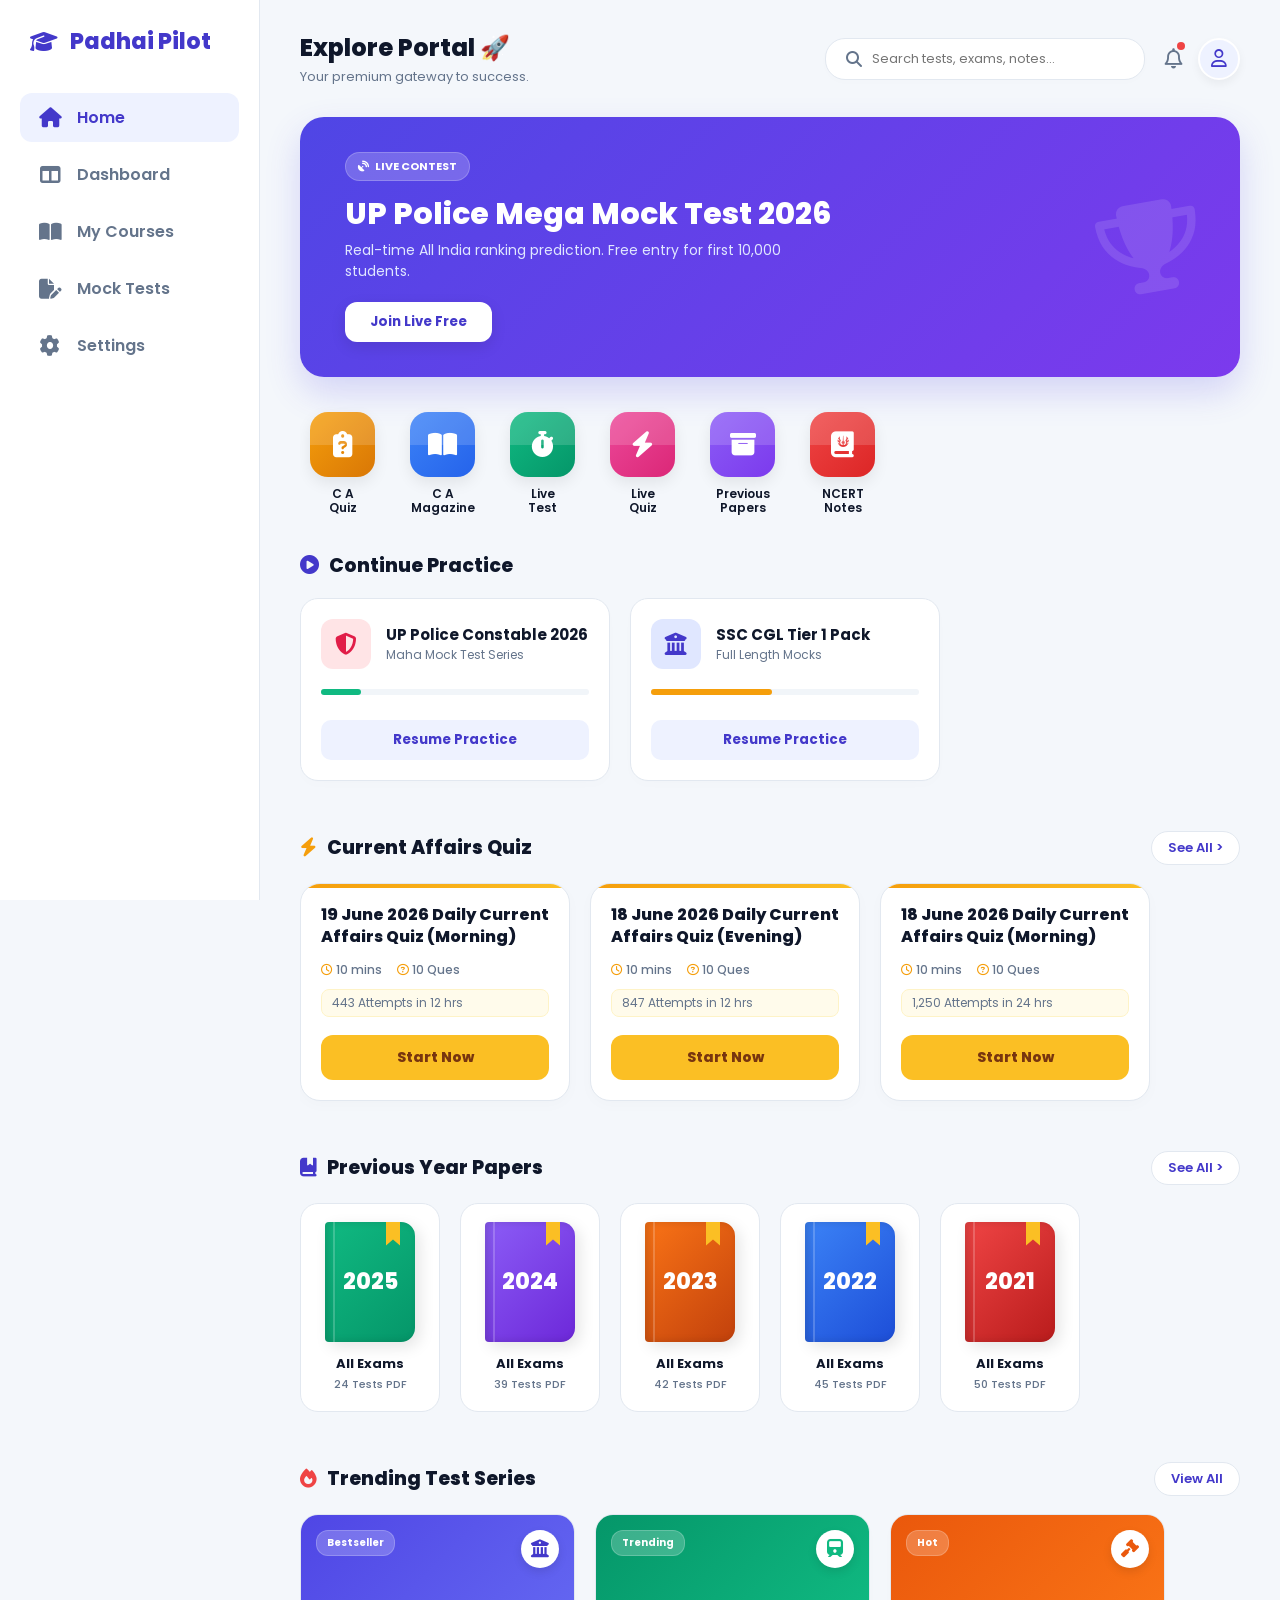
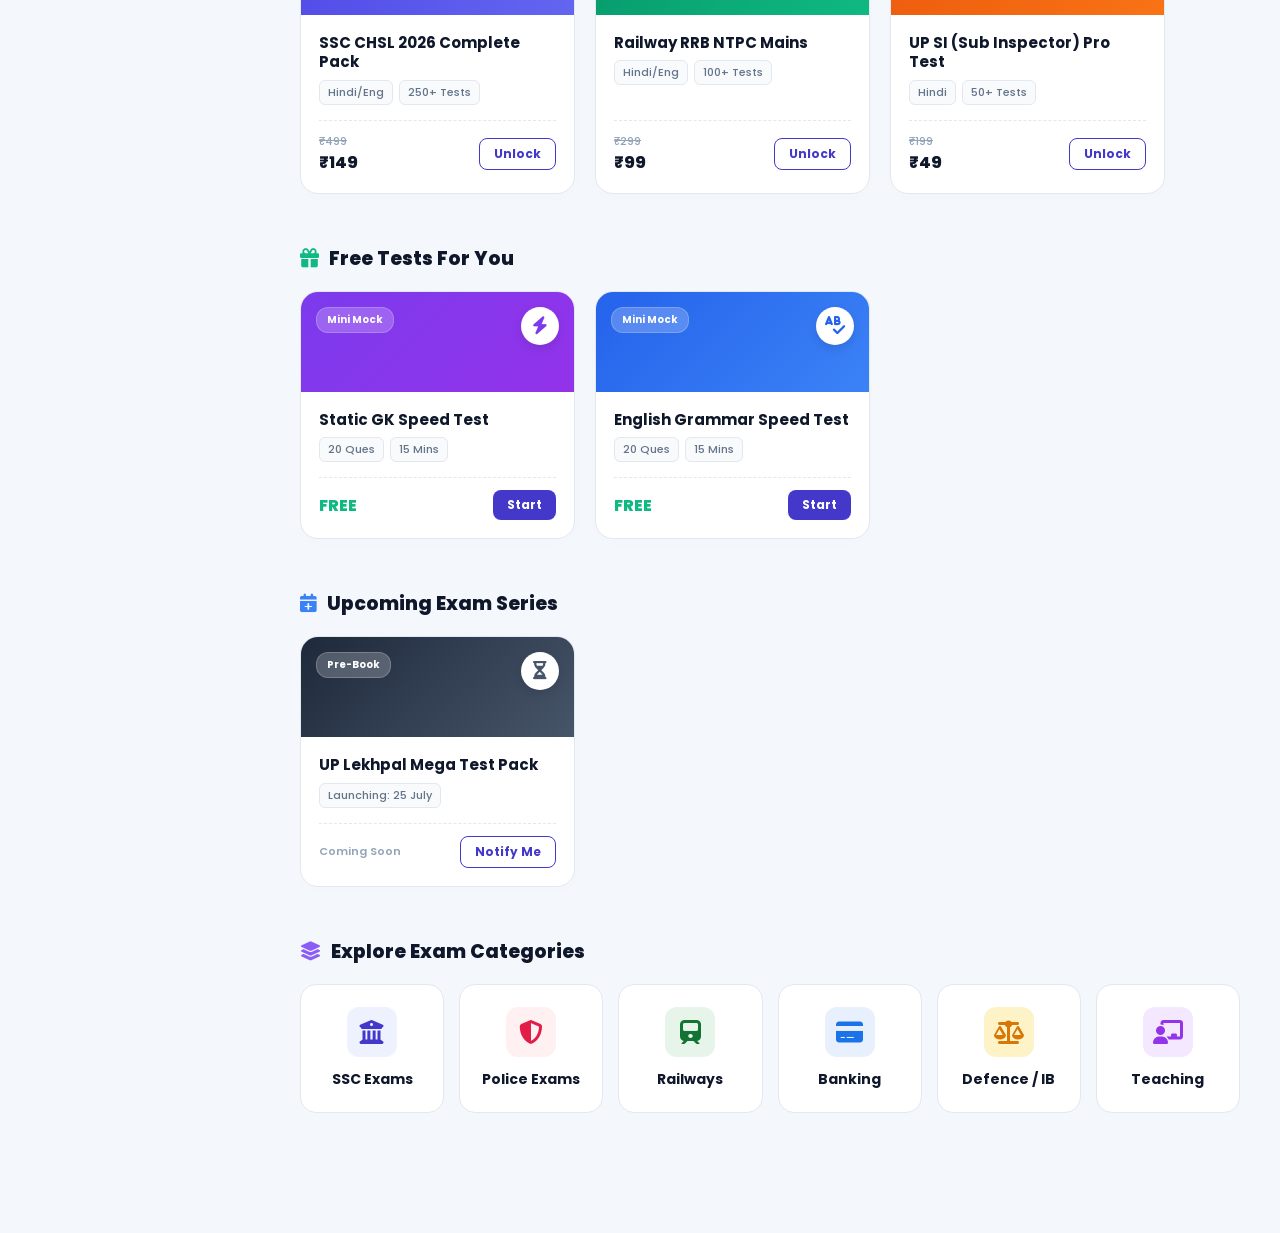
<file: home.html>
<!DOCTYPE html>
<html lang="en">
<head>
  <meta charset="UTF-8">
  <meta name="viewport" content="width=device-width, initial-scale=1.0, maximum-scale=1.0, user-scalable=no">
  <title>Padhai Pilot - Ultimate Store</title>
  <link href="https://fonts.googleapis.com/css2?family=Poppins:wght@400;500;600;700;800&display=swap" rel="stylesheet">
  <link rel="stylesheet" href="https://cdnjs.cloudflare.com/ajax/libs/font-awesome/6.4.0/css/all.min.css">
   
  <style>
    :root {
      --bg: #F4F7FB; 
      --card: #FFFFFF; 
      --primary: #4338CA; 
      --primary-light: #EEF2FF;
      --text-main: #0F172A; 
      --text-muted: #64748B; 
      --border: #E2E8F0;
      --green: #10B981;
      --orange: #F59E0B;
      --red: #EF4444;
      --blue: #3B82F6;
      --yellow: #FBBF24;
    }
    
    * { margin: 0; padding: 0; box-sizing: border-box; font-family: 'Poppins', sans-serif; }
    body { background-color: var(--bg); color: var(--text-main); overflow-x: hidden; }

    /* ================= SIDEBAR ================= */
    .sidebar { width: 260px; height: 100vh; background: var(--card); position: fixed; padding: 25px 20px; border-right: 1px solid var(--border); display: flex; flex-direction: column; z-index: 100; }
    .logo { display: flex; align-items: center; gap: 12px; font-size: 22px; font-weight: 800; color: var(--primary); margin-bottom: 35px; padding-left: 10px; }
    .nav-item { display: flex; align-items: center; gap: 15px; padding: 12px 18px; text-decoration: none; color: var(--text-muted); border-radius: 12px; margin-bottom: 8px; font-weight: 600; transition: 0.3s; }
    .nav-item.active, .nav-item:hover { background: var(--primary-light); color: var(--primary); }
    .nav-item i { font-size: 20px; width: 24px; text-align: center; }

    /* ================= MAIN CONTENT ================= */
    .main-content { margin-left: 260px; padding: 30px 40px; padding-bottom: 120px; }
    
    /* HEADER */
    .header { display: flex; justify-content: space-between; align-items: center; margin-bottom: 30px; }
    .header-left h2 { font-size: 24px; font-weight: 800; color: var(--text-main); }
    .header-left p { font-size: 13px; color: var(--text-muted); margin-top: 2px; }
    .header-right { display: flex; align-items: center; gap: 20px; }
    .search-bar { background: white; border: 1px solid var(--border); padding: 10px 20px; border-radius: 20px; display: flex; align-items: center; gap: 10px; width: 320px; box-shadow: 0 2px 10px rgba(0,0,0,0.01); }
    .search-bar input { border: none; outline: none; width: 100%; font-size: 13px; font-family: 'Poppins'; }
    .header-user-zone { display: flex; align-items: center; gap: 15px; }
    .notif-btn { font-size: 20px; color: var(--text-muted); cursor: pointer; position: relative; }
    .notif-btn .dot { position: absolute; top: -2px; right: -2px; width: 8px; height: 8px; background: var(--red); border-radius: 50%; }
    .user-avatar-small { width: 42px; height: 42px; background: var(--primary-light); color: var(--primary); border-radius: 50%; display: flex; align-items: center; justify-content: center; font-size: 18px; cursor: pointer; border: 2px solid white; box-shadow: 0 4px 10px rgba(0,0,0,0.05); }

    /* HERO BANNER (Top placement) */
    .hero-banner { background: linear-gradient(135deg, #4F46E5 0%, #7C3AED 100%); border-radius: 24px; padding: 35px 45px; color: white; display: flex; justify-content: space-between; align-items: center; margin-bottom: 30px; box-shadow: 0 15px 35px rgba(79, 70, 229, 0.2); position: relative; overflow: hidden; }
    .banner-badge { background: rgba(255, 255, 255, 0.2); padding: 5px 12px; border-radius: 20px; font-size: 11px; font-weight: 700; text-transform: uppercase; display: inline-flex; align-items: center; gap: 6px; margin-bottom: 15px; border: 1px solid rgba(255,255,255,0.2); }
    .banner-content { position: relative; z-index: 2; }
    .banner-content h1 { font-size: 30px; font-weight: 800; margin-bottom: 8px; line-height: 1.2; }
    .banner-content p { font-size: 14px; color: #E0E7FF; margin-bottom: 20px; max-width: 450px; }
    .btn-live { background: white; color: var(--primary); padding: 10px 25px; border-radius: 12px; font-weight: 700; border: none; cursor: pointer; box-shadow: 0 5px 15px rgba(0,0,0,0.1); transition: 0.3s; }
    .banner-icon-bg { font-size: 90px; color: rgba(255,255,255,0.12); position: absolute; right: 40px; transform: rotate(-10deg); }

    /* QUICK ACCESS ICONS ROW (Below Banner) */
    .quick-access-bar { display: flex; gap: 25px; overflow-x: auto; padding: 5px 5px 20px 5px; margin-bottom: 15px; scrollbar-width: none; }
    .quick-access-bar::-webkit-scrollbar { display: none; }
    .qa-item { display: flex; flex-direction: column; align-items: center; gap: 10px; min-width: 75px; cursor: pointer; transition: 0.3s; }
    .qa-icon-box { width: 65px; height: 65px; border-radius: 18px; display: flex; justify-content: center; align-items: center; font-size: 26px; color: white; box-shadow: 0 6px 15px rgba(0,0,0,0.08); transition: 0.3s; position: relative; overflow: hidden; }
    .qa-icon-box::after { content: ''; position: absolute; top: 0; left: 0; width: 100%; height: 50%; background: rgba(255,255,255,0.15); } 
    .qa-item:hover .qa-icon-box { transform: translateY(-5px); box-shadow: 0 10px 20px rgba(0,0,0,0.12); }
    .qa-item span { font-size: 12px; font-weight: 600; color: var(--text-main); text-align: center; line-height: 1.2; }
    
    .bg-ca-quiz { background: linear-gradient(135deg, #F59E0B, #D97706); }
    .bg-ca-mag { background: linear-gradient(135deg, #3B82F6, #2563EB); }
    .bg-live-test { background: linear-gradient(135deg, #10B981, #059669); }
    .bg-pyq { background: linear-gradient(135deg, #8B5CF6, #7C3AED); }
    .bg-ncert { background: linear-gradient(135deg, #EF4444, #DC2626); }
    .bg-shorts { background: linear-gradient(135deg, #EC4899, #DB2777); }

    /* SECTIONS GLOBAL */
    .section-header { display: flex; justify-content: space-between; align-items: center; margin-bottom: 18px; margin-top: 35px; }
    .section-header h3 { font-size: 19px; font-weight: 800; color: var(--text-main); display: flex; align-items: center; gap: 10px; }
    .view-all { font-size: 13px; color: var(--primary); font-weight: 600; text-decoration: none; background: white; padding: 6px 16px; border-radius: 20px; border: 1px solid var(--border); transition: 0.2s; }
    .view-all:hover { background: var(--primary-light); }
    
    .scroll-container { display: flex; gap: 20px; overflow-x: auto; padding-bottom: 15px; scrollbar-width: none; }
    .scroll-container::-webkit-scrollbar { display: none; }

    /* 1. ENROLLED / ATTEMPTED SECTION */
    .enrolled-card { min-width: 310px; max-width: 310px; background: var(--card); border-radius: 18px; border: 1px solid var(--border); padding: 20px; display: flex; flex-direction: column; gap: 15px; box-shadow: 0 4px 12px rgba(0,0,0,0.01); }
    .ec-top { display: flex; gap: 15px; align-items: center; }
    .ec-box { width: 50px; height: 50px; border-radius: 12px; display: flex; align-items: center; justify-content: center; font-size: 22px; font-weight: bold; }
    .ec-title h4 { font-size: 15px; font-weight: 700; color: var(--text-main); }
    .ec-title p { font-size: 12px; color: var(--text-muted); }
    .progress-track { width: 100%; height: 6px; background: #F1F5F9; border-radius: 10px; margin-top: 5px; }
    .progress-fill { height: 100%; background: var(--green); border-radius: 10px; }
    .resume-btn { background: var(--primary-light); color: var(--primary); border: none; padding: 10px; border-radius: 10px; font-weight: 700; cursor: pointer; transition: 0.2s; }

    /* 2. DAILY CA QUIZ CARDS */
    .ca-card { min-width: 270px; max-width: 270px; background: var(--card); border: 1px solid var(--border); border-radius: 20px; padding: 20px; box-shadow: 0 4px 15px rgba(0,0,0,0.02); display: flex; flex-direction: column; transition: 0.3s; position: relative; overflow: hidden; }
    .ca-card:hover { border-color: var(--orange); transform: translateY(-3px); }
    .ca-card::before { content: ''; position: absolute; top: 0; left: 0; width: 100%; height: 4px; background: linear-gradient(90deg, #F59E0B, #FBBF24); }
    .ca-title { font-size: 16px; font-weight: 800; color: var(--text-main); margin-bottom: 12px; line-height: 1.4; }
    .ca-meta { display: flex; gap: 15px; font-size: 12px; color: var(--text-muted); font-weight: 500; margin-bottom: 10px; }
    .ca-meta i { color: var(--orange); }
    .ca-attempts { font-size: 12px; color: var(--text-muted); margin-bottom: 18px; background: #FFFBEB; padding: 4px 10px; border-radius: 8px; display: inline-block; border: 1px solid #FEF3C7; }
    .ca-btn { background: #FBBF24; color: #78350F; width: 100%; border: none; padding: 12px; border-radius: 12px; font-weight: 800; font-size: 14px; cursor: pointer; transition: 0.3s; }
    .ca-btn:hover { background: #F59E0B; color: white; }

    /* 3. PREVIOUS YEAR PAPERS CARDS (Book Style) */
    .pyq-card { min-width: 140px; max-width: 140px; background: var(--card); border: 1px solid var(--border); border-radius: 18px; padding: 18px 15px; text-align: center; cursor: pointer; transition: 0.3s; display: flex; flex-direction: column; align-items: center; }
    .pyq-card:hover { border-color: var(--primary); transform: translateY(-5px); }
    .pyq-book { width: 90px; height: 120px; margin: 0 auto 12px auto; border-radius: 4px 14px 14px 4px; display: flex; align-items: center; justify-content: center; font-size: 22px; font-weight: 800; color: white; position: relative; box-shadow: inset 4px 0 8px rgba(0,0,0,0.15), 5px 5px 15px rgba(0,0,0,0.1); }
    .pyq-bookmark { position: absolute; top: 0; right: 15px; width: 14px; height: 24px; background: #FBBF24; clip-path: polygon(0 0, 100% 0, 100% 100%, 50% 75%, 0 100%); }
    .pyq-book::after { content: ''; position: absolute; left: 8px; top: 0; bottom: 0; width: 2px; background: rgba(255,255,255,0.2); } 
    
    .book-green { background: linear-gradient(135deg, #10B981, #059669); }
    .book-purple { background: linear-gradient(135deg, #8B5CF6, #6D28D9); }
    .book-blue { background: linear-gradient(135deg, #3B82F6, #1D4ED8); }
    .book-orange { background: linear-gradient(135deg, #F97316, #C2410C); }
    .book-red { background: linear-gradient(135deg, #EF4444, #B91C1C); }

    .pyq-card h4 { font-size: 13px; font-weight: 700; color: var(--text-main); margin-bottom: 2px; }
    .pyq-card p { font-size: 11px; font-weight: 500; color: var(--text-muted); }

    /* 4, 5, 6. STORE CARDS (Trends, Free, Upcoming) */
    .store-card { min-width: 275px; max-width: 275px; background: var(--card); border-radius: 18px; border: 1px solid var(--border); display: flex; flex-direction: column; overflow: hidden; transition: 0.3s; box-shadow: 0 4px 15px rgba(0,0,0,0.01); }
    .store-card:hover { transform: translateY(-5px); border-color: rgba(67, 56, 202, 0.2); box-shadow: 0 12px 25px rgba(67, 56, 202, 0.08); }
    
    .card-thumb { height: 100px; padding: 15px; display: flex; justify-content: space-between; align-items: flex-start; position: relative; }
    .thumb-ssc { background: linear-gradient(135deg, #4F46E5, #6366F1); }
    .thumb-railway { background: linear-gradient(135deg, #059669, #10B981); }
    .thumb-police { background: linear-gradient(135deg, #EA580C, #F97316); }
    .thumb-bank { background: linear-gradient(135deg, #2563EB, #3B82F6); }
    .thumb-free { background: linear-gradient(135deg, #7C3AED, #9333EA); }
    .thumb-prebook { background: linear-gradient(135deg, #1E293B, #475569); }
    
    .card-tag { background: rgba(255, 255, 255, 0.22); color: white; padding: 4px 10px; border-radius: 12px; font-size: 10px; font-weight: 700; border: 1px solid rgba(255,255,255,0.2); }
    .card-logo-badge { width: 38px; height: 38px; background: white; border-radius: 50%; display: flex; align-items: center; justify-content: center; font-size: 18px; box-shadow: 0 4px 10px rgba(0,0,0,0.1); }
    
    .card-body { padding: 18px; display: flex; flex-direction: column; flex-grow: 1; }
    .card-body h4 { font-size: 15px; font-weight: 700; margin-bottom: 8px; line-height: 1.3; color: var(--text-main); }
    .meta-tags { display: flex; gap: 6px; margin-bottom: 15px; flex-wrap: wrap; }
    .meta-tags span { background: #F8FAFC; border: 1px solid var(--border); padding: 3px 8px; border-radius: 6px; font-size: 11px; font-weight: 500; color: var(--text-muted); }
    
    .card-footer { display: flex; justify-content: space-between; align-items: center; border-top: 1px dashed var(--border); padding-top: 12px; margin-top: auto; }
    .price-box { display: flex; flex-direction: column; }
    .old-price { font-size: 11px; text-decoration: line-through; color: #94A3B8; font-weight: 500; }
    .new-price { font-size: 16px; font-weight: 800; color: var(--text-main); }
    .action-btn { background: white; color: var(--primary); border: 1px solid var(--primary); padding: 6px 14px; border-radius: 8px; font-size: 12px; font-weight: 700; cursor: pointer; transition: 0.2s; }
    .store-card:hover .action-btn { background: var(--primary); color: white; border-color: var(--primary); }

    /* 7. ALL EXAMS GRID */
    .exam-grid { display: grid; grid-template-columns: repeat(auto-fill, minmax(140px, 1fr)); gap: 15px; }
    .exam-cat-card { background: var(--card); border: 1px solid var(--border); border-radius: 16px; padding: 22px 15px; text-align: center; cursor: pointer; transition: 0.3s; display: flex; flex-direction: column; align-items: center; gap: 12px; }
    .exam-cat-card:hover { border-color: var(--primary); box-shadow: 0 8px 20px rgba(67, 56, 202, 0.06); transform: translateY(-4px); }
    .exam-logo-box { width: 50px; height: 50px; border-radius: 12px; display: flex; align-items: center; justify-content: center; font-size: 24px; transition: 0.3s; }
    .exam-cat-card:hover .exam-logo-box { background: var(--primary) !important; color: white !important; }
    .exam-cat-card h4 { font-size: 14px; font-weight: 700; color: var(--text-main); }

    /* MOBILE NAVIGATION */
    .mobile-nav { display: none; position: fixed; bottom: 0; left: 0; width: 100%; background: var(--card); border-top: 1px solid var(--border); justify-content: space-around; padding: 10px 10px 18px 10px; z-index: 1000; box-shadow: 0 -5px 15px rgba(0,0,0,0.02); border-top-left-radius: 20px; border-top-right-radius: 20px; }
    .mobile-nav a { color: var(--text-muted); text-decoration: none; display: flex; flex-direction: column; align-items: center; font-size: 11px; font-weight: 600; gap: 4px; }
    .mobile-nav a.active { color: var(--primary); }
    .mobile-nav a i { font-size: 20px; padding: 6px; }

    @media (max-width: 900px) {
      .sidebar { display: none; }
      .main-content { margin-left: 0; padding: 20px; padding-bottom: 100px; }
      .mobile-nav { display: flex; }
      .search-bar { display: none; }
      .exam-grid { grid-template-columns: repeat(2, 1fr); }
    }
  </style>
</head>
<body>

  <!-- SIDEBAR -->
  <aside class="sidebar">
    <div class="logo"><i class="fa-solid fa-graduation-cap"></i> Padhai Pilot</div>
    <div class="nav-menu">
      <a href="home.html" class="nav-item active"><i class="fa-solid fa-house"></i> Home</a>
      <a href="profile.html" class="nav-item"><i class="fa-solid fa-table-columns"></i> Dashboard</a>
      <a href="#" class="nav-item"><i class="fa-solid fa-book-open"></i> My Courses</a>
      <a href="#" class="nav-item"><i class="fa-solid fa-file-pen"></i> Mock Tests</a>
      <a href="#" class="nav-item"><i class="fa-solid fa-gear"></i> Settings</a>
    </div>
  </aside>

  <!-- MAIN AREA -->
  <main class="main-content">
    
    <!-- HEADER -->
    <div class="header">
      <div class="header-left">
        <h2>Explore Portal 🚀</h2>
        <p>Your premium gateway to success.</p>
      </div>
      <div class="header-right">
        <div class="search-bar">
          <i class="fa-solid fa-magnifying-glass" style="color:var(--text-muted);"></i>
          <input type="text" placeholder="Search tests, exams, notes...">
        </div>
        <div class="header-user-zone">
          <div class="notif-btn"><i class="fa-regular fa-bell"></i><span class="dot"></span></div>
          <div class="user-avatar-small" onclick="window.location.href='profile.html'">
            <i class="fa-regular fa-user"></i>
          </div>
        </div>
      </div>
    </div>

    <!-- 1. DYNAMIC HERO BANNER (TOP PLACEMENT) -->
    <div class="hero-banner">
      <div class="banner-content">
        <div class="banner-badge"><i class="fa-solid fa-satellite-dish"></i> Live Contest</div>
        <h1>UP Police Mega Mock Test 2026</h1>
        <p>Real-time All India ranking prediction. Free entry for first 10,000 students.</p>
        <button class="btn-live">Join Live Free</button>
      </div>
      <i class="fa-solid fa-trophy banner-icon-bg"></i>
    </div>

    <!-- 2. QUICK ACCESS ICONS ROW (BELOW BANNER) -->
    <div class="quick-access-bar">
      <div class="qa-item"><div class="qa-icon-box bg-ca-quiz"><i class="fa-solid fa-clipboard-question"></i></div><span>C A<br>Quiz</span></div>
      <div class="qa-item"><div class="qa-icon-box bg-ca-mag"><i class="fa-solid fa-book-open"></i></div><span>C A<br>Magazine</span></div>
      <div class="qa-item"><div class="qa-icon-box bg-live-test"><i class="fa-solid fa-stopwatch"></i></div><span>Live<br>Test</span></div>
      <div class="qa-item"><div class="qa-icon-box bg-shorts"><i class="fa-solid fa-bolt"></i></div><span>Live<br>Quiz</span></div>
      <div class="qa-item"><div class="qa-icon-box bg-pyq"><i class="fa-solid fa-box-archive"></i></div><span>Previous<br>Papers</span></div>
      <div class="qa-item"><div class="qa-icon-box bg-ncert"><i class="fa-solid fa-book-journal-whills"></i></div><span>NCERT<br>Notes</span></div>
    </div>

    <!-- 3. CONTINUE PRACTICE (ENROLLED) -->
    <div class="section-header" style="margin-top: 10px;">
      <h3><i class="fa-solid fa-circle-play" style="color: var(--primary);"></i> Continue Practice</h3>
    </div>
    <div class="scroll-container">
      <div class="enrolled-card">
        <div class="ec-top">
          <div class="ec-box" style="background: #FFE4E6; color: #E11D48;"><i class="fa-solid fa-shield-halved"></i></div>
          <div class="ec-title"><h4>UP Police Constable 2026</h4><p>Maha Mock Test Series</p></div>
        </div>
        <div class="progress-track"><div class="progress-fill" style="width: 15%;"></div></div>
        <button class="resume-btn" style="margin-top:10px;">Resume Practice</button>
      </div>
      <div class="enrolled-card">
        <div class="ec-top">
          <div class="ec-box" style="background: #E0E7FF; color: #4338CA;"><i class="fa-solid fa-building-columns"></i></div>
          <div class="ec-title"><h4>SSC CGL Tier 1 Pack</h4><p>Full Length Mocks</p></div>
        </div>
        <div class="progress-track"><div class="progress-fill" style="width: 45%; background: var(--orange);"></div></div>
        <button class="resume-btn" style="margin-top:10px;">Resume Practice</button>
      </div>
    </div>

    <!-- 4. CURRENT AFFAIRS QUIZ (NEW SECTION) -->
    <div class="section-header">
      <h3><i class="fa-solid fa-bolt" style="color: var(--orange);"></i> Current Affairs Quiz</h3>
      <a href="#" class="view-all">See All ></a>
    </div>
    <div class="scroll-container">
      <div class="ca-card">
        <div class="ca-title">19 June 2026 Daily Current Affairs Quiz (Morning)</div>
        <div class="ca-meta"><span><i class="fa-regular fa-clock"></i> 10 mins</span><span><i class="fa-regular fa-circle-question"></i> 10 Ques</span></div>
        <div class="ca-attempts">443 Attempts in 12 hrs</div>
        <button class="ca-btn">Start Now</button>
      </div>
      <div class="ca-card">
        <div class="ca-title">18 June 2026 Daily Current Affairs Quiz (Evening)</div>
        <div class="ca-meta"><span><i class="fa-regular fa-clock"></i> 10 mins</span><span><i class="fa-regular fa-circle-question"></i> 10 Ques</span></div>
        <div class="ca-attempts">847 Attempts in 12 hrs</div>
        <button class="ca-btn">Start Now</button>
      </div>
      <div class="ca-card">
        <div class="ca-title">18 June 2026 Daily Current Affairs Quiz (Morning)</div>
        <div class="ca-meta"><span><i class="fa-regular fa-clock"></i> 10 mins</span><span><i class="fa-regular fa-circle-question"></i> 10 Ques</span></div>
        <div class="ca-attempts">1,250 Attempts in 24 hrs</div>
        <button class="ca-btn">Start Now</button>
      </div>
    </div>

    <!-- 5. PREVIOUS YEAR PAPERS (BOOK DESIGN) -->
    <div class="section-header">
      <h3><i class="fa-solid fa-book-bookmark" style="color: var(--primary);"></i> Previous Year Papers</h3>
      <a href="#" class="view-all">See All ></a>
    </div>
    <div class="scroll-container">
      <div class="pyq-card"><div class="pyq-book book-green"><div class="pyq-bookmark"></div>2025</div><h4>All Exams</h4><p>24 Tests PDF</p></div>
      <div class="pyq-card"><div class="pyq-book book-purple"><div class="pyq-bookmark"></div>2024</div><h4>All Exams</h4><p>39 Tests PDF</p></div>
      <div class="pyq-card"><div class="pyq-book book-orange"><div class="pyq-bookmark"></div>2023</div><h4>All Exams</h4><p>42 Tests PDF</p></div>
      <div class="pyq-card"><div class="pyq-book book-blue"><div class="pyq-bookmark"></div>2022</div><h4>All Exams</h4><p>45 Tests PDF</p></div>
      <div class="pyq-card"><div class="pyq-book book-red"><div class="pyq-bookmark"></div>2021</div><h4>All Exams</h4><p>50 Tests PDF</p></div>
    </div>

    <!-- 6. TRENDING TEST SERIES (RESTORED) -->
    <div class="section-header">
      <h3><i class="fa-solid fa-fire" style="color: var(--red);"></i> Trending Test Series</h3>
      <a href="#" class="view-all">View All</a>
    </div>
    <div class="scroll-container">
      <div class="store-card">
        <div class="card-thumb thumb-ssc"><span class="card-tag">Bestseller</span><div class="card-logo-badge" style="color:#4338CA;"><i class="fa-solid fa-building-columns"></i></div></div>
        <div class="card-body">
          <h4>SSC CHSL 2026 Complete Pack</h4>
          <div class="meta-tags"><span>Hindi/Eng</span> <span>250+ Tests</span></div>
          <div class="card-footer"><div class="price-box"><span class="old-price">₹499</span><span class="new-price">₹149</span></div><button class="action-btn">Unlock</button></div>
        </div>
      </div>
      <div class="store-card">
        <div class="card-thumb thumb-railway"><span class="card-tag">Trending</span><div class="card-logo-badge" style="color:#10B981;"><i class="fa-solid fa-train"></i></div></div>
        <div class="card-body">
          <h4>Railway RRB NTPC Mains</h4>
          <div class="meta-tags"><span>Hindi/Eng</span> <span>100+ Tests</span></div>
          <div class="card-footer"><div class="price-box"><span class="old-price">₹299</span><span class="new-price">₹99</span></div><button class="action-btn">Unlock</button></div>
        </div>
      </div>
      <div class="store-card">
        <div class="card-thumb thumb-police"><span class="card-tag">Hot</span><div class="card-logo-badge" style="color:#EA580C;"><i class="fa-solid fa-gavel"></i></div></div>
        <div class="card-body">
          <h4>UP SI (Sub Inspector) Pro Test</h4>
          <div class="meta-tags"><span>Hindi</span> <span>50+ Tests</span></div>
          <div class="card-footer"><div class="price-box"><span class="old-price">₹199</span><span class="new-price">₹49</span></div><button class="action-btn">Unlock</button></div>
        </div>
      </div>
    </div>

    <!-- 7. FREE TESTS FOR YOU (RESTORED) -->
    <div class="section-header">
      <h3><i class="fa-solid fa-gift" style="color: var(--green);"></i> Free Tests For You</h3>
    </div>
    <div class="scroll-container">
      <div class="store-card">
        <div class="card-thumb thumb-free"><span class="card-tag">Mini Mock</span><div class="card-logo-badge" style="color:#7C3AED;"><i class="fa-solid fa-bolt"></i></div></div>
        <div class="card-body">
          <h4>Static GK Speed Test</h4>
          <div class="meta-tags"><span>20 Ques</span> <span>15 Mins</span></div>
          <div class="card-footer"><span class="new-price" style="color: var(--green);">FREE</span><button class="action-btn" style="background:var(--primary); color:white; border:none;">Start</button></div>
        </div>
      </div>
      <div class="store-card">
        <div class="card-thumb thumb-bank"><span class="card-tag">Mini Mock</span><div class="card-logo-badge" style="color:#2563EB;"><i class="fa-solid fa-spell-check"></i></div></div>
        <div class="card-body">
          <h4>English Grammar Speed Test</h4>
          <div class="meta-tags"><span>20 Ques</span> <span>15 Mins</span></div>
          <div class="card-footer"><span class="new-price" style="color: var(--green);">FREE</span><button class="action-btn" style="background:var(--primary); color:white; border:none;">Start</button></div>
        </div>
      </div>
    </div>

    <!-- 8. UPCOMING EXAMS (RESTORED) -->
    <div class="section-header">
      <h3><i class="fa-solid fa-calendar-plus" style="color: var(--blue);"></i> Upcoming Exam Series</h3>
    </div>
    <div class="scroll-container">
      <div class="store-card">
        <div class="card-thumb thumb-prebook"><span class="card-tag">Pre-Book</span><div class="card-logo-badge" style="color:#475569;"><i class="fa-solid fa-hourglass-half"></i></div></div>
        <div class="card-body">
          <h4>UP Lekhpal Mega Test Pack</h4>
          <div class="meta-tags"><span>Launching: 25 July</span></div>
          <div class="card-footer"><span class="old-price" style="text-decoration:none; font-weight:600;">Coming Soon</span><button class="action-btn">Notify Me</button></div>
        </div>
      </div>
    </div>

    <!-- 9. ALL EXAMS CATEGORIES GRID (RESTORED) -->
    <div class="section-header">
      <h3><i class="fa-solid fa-layer-group" style="color: #8B5CF6;"></i> Explore Exam Categories</h3>
    </div>
    <div class="exam-grid">
      <div class="exam-cat-card"><div class="exam-logo-box" style="background:#EEF2FF; color:#4338CA;"><i class="fa-solid fa-building-columns"></i></div><h4>SSC Exams</h4></div>
      <div class="exam-cat-card"><div class="exam-logo-box" style="background:#FFF1F2; color:#E11D48;"><i class="fa-solid fa-shield-halved"></i></div><h4>Police Exams</h4></div>
      <div class="exam-cat-card"><div class="exam-logo-box" style="background:#E6F4EA; color:#137333;"><i class="fa-solid fa-train"></i></div><h4>Railways</h4></div>
      <div class="exam-cat-card"><div class="exam-logo-box" style="background:#E8F0FE; color:#1A73E8;"><i class="fa-solid fa-credit-card"></i></div><h4>Banking</h4></div>
      <div class="exam-cat-card"><div class="exam-logo-box" style="background:#FEF3C7; color:#D97706;"><i class="fa-solid fa-scale-balanced"></i></div><h4>Defence / IB</h4></div>
      <div class="exam-cat-card"><div class="exam-logo-box" style="background:#F3E8FF; color:#9333EA;"><i class="fa-solid fa-chalkboard-user"></i></div><h4>Teaching</h4></div>
    </div>

  </main>

  <!-- MOBILE NAVIGATION -->
  <nav class="mobile-nav">
    <a href="home.html" class="active"><i class="fa-solid fa-house"></i><span>Home</span></a>
    <a href="#"><i class="fa-solid fa-book-open"></i><span>Courses</span></a>
    <a href="#"><i class="fa-solid fa-clipboard-list"></i><span>Tests</span></a>
    <a href="profile.html"><i class="fa-regular fa-user"></i><span>Profile</span></a>
  </nav>

</body>
</html>
</file>
